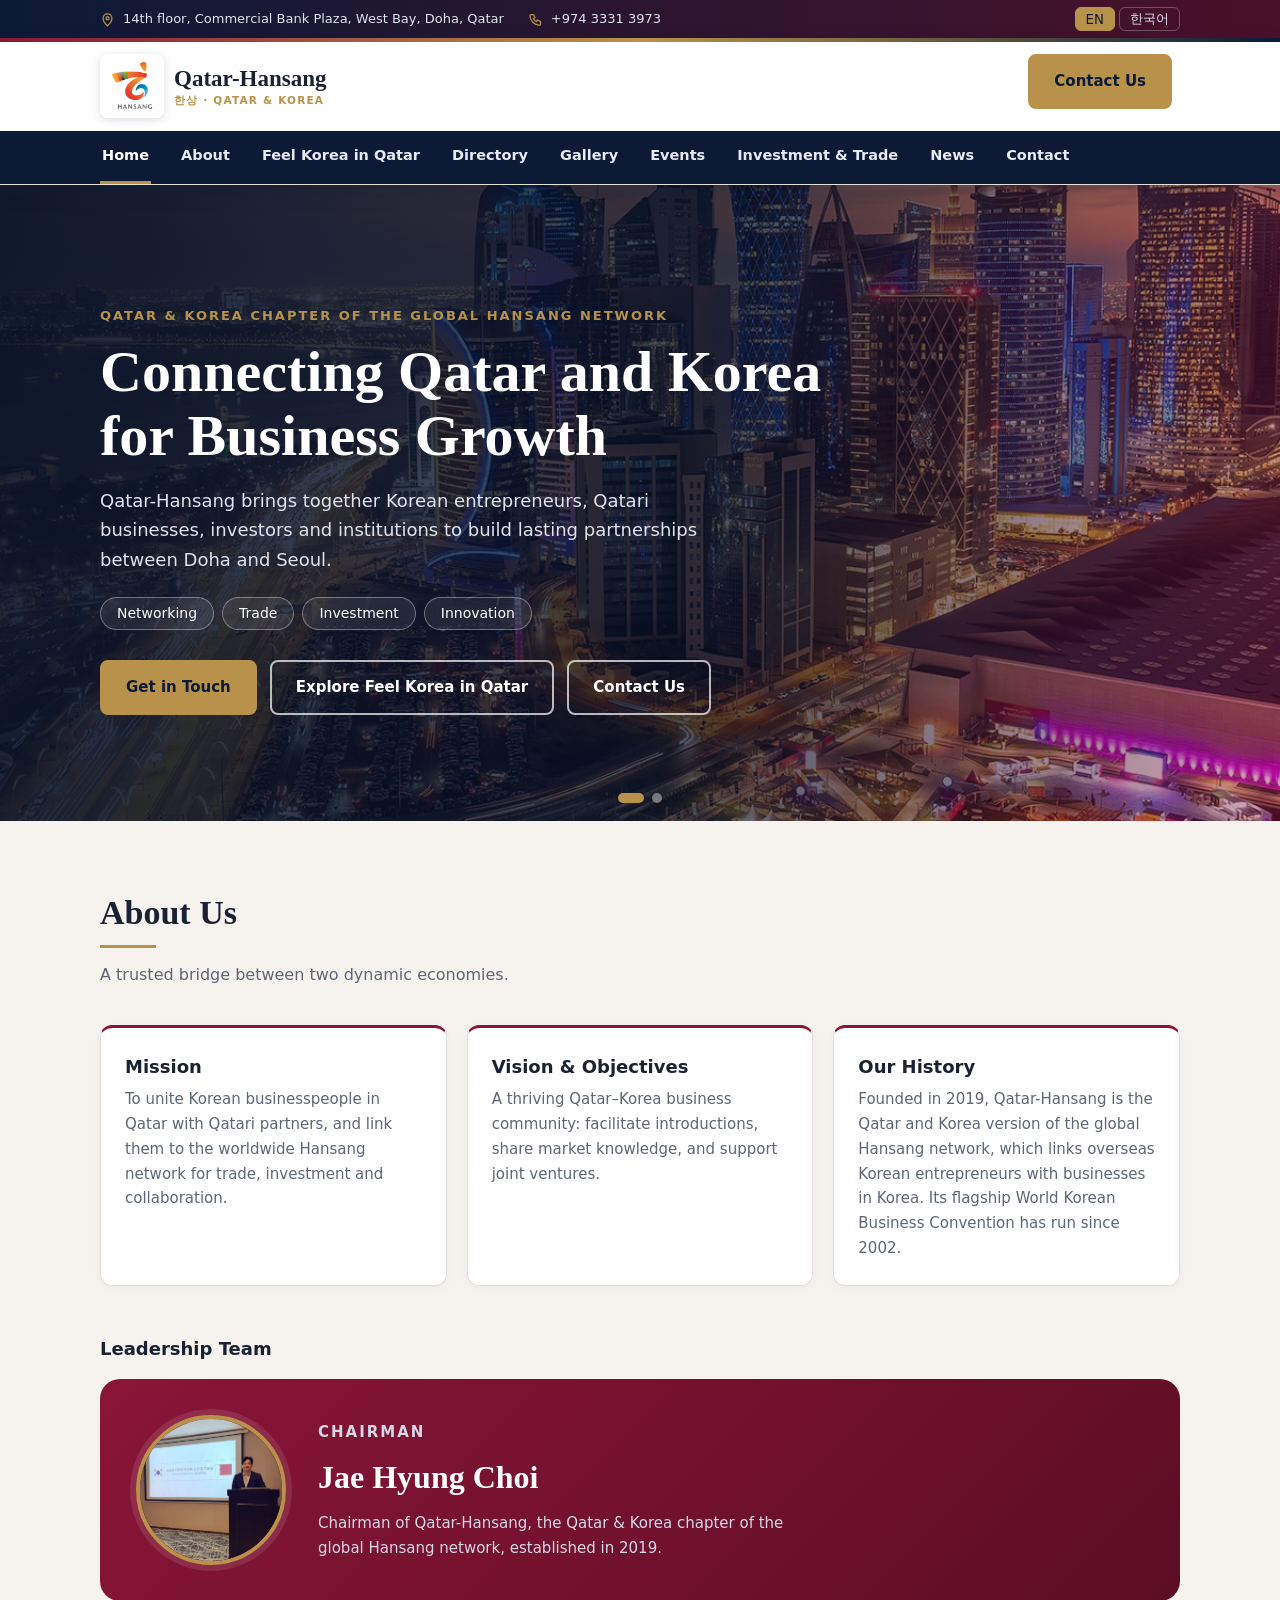
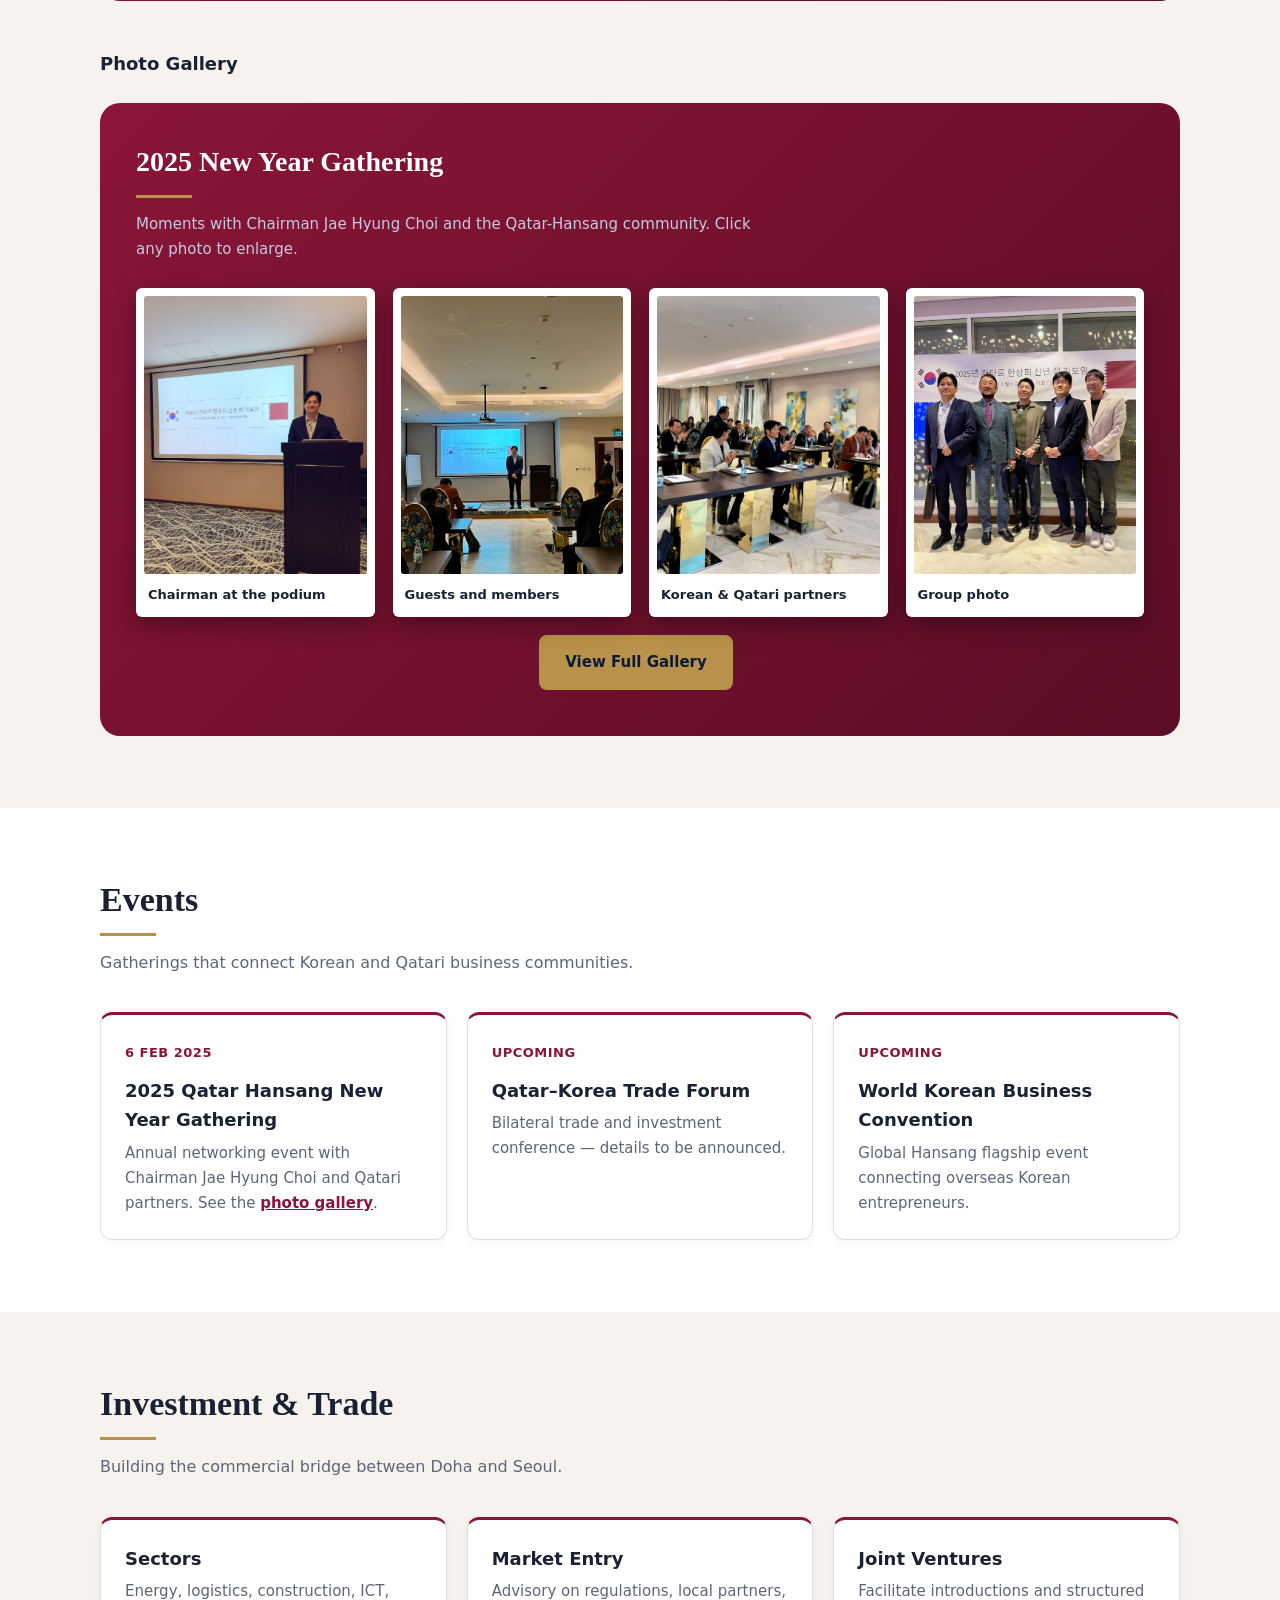
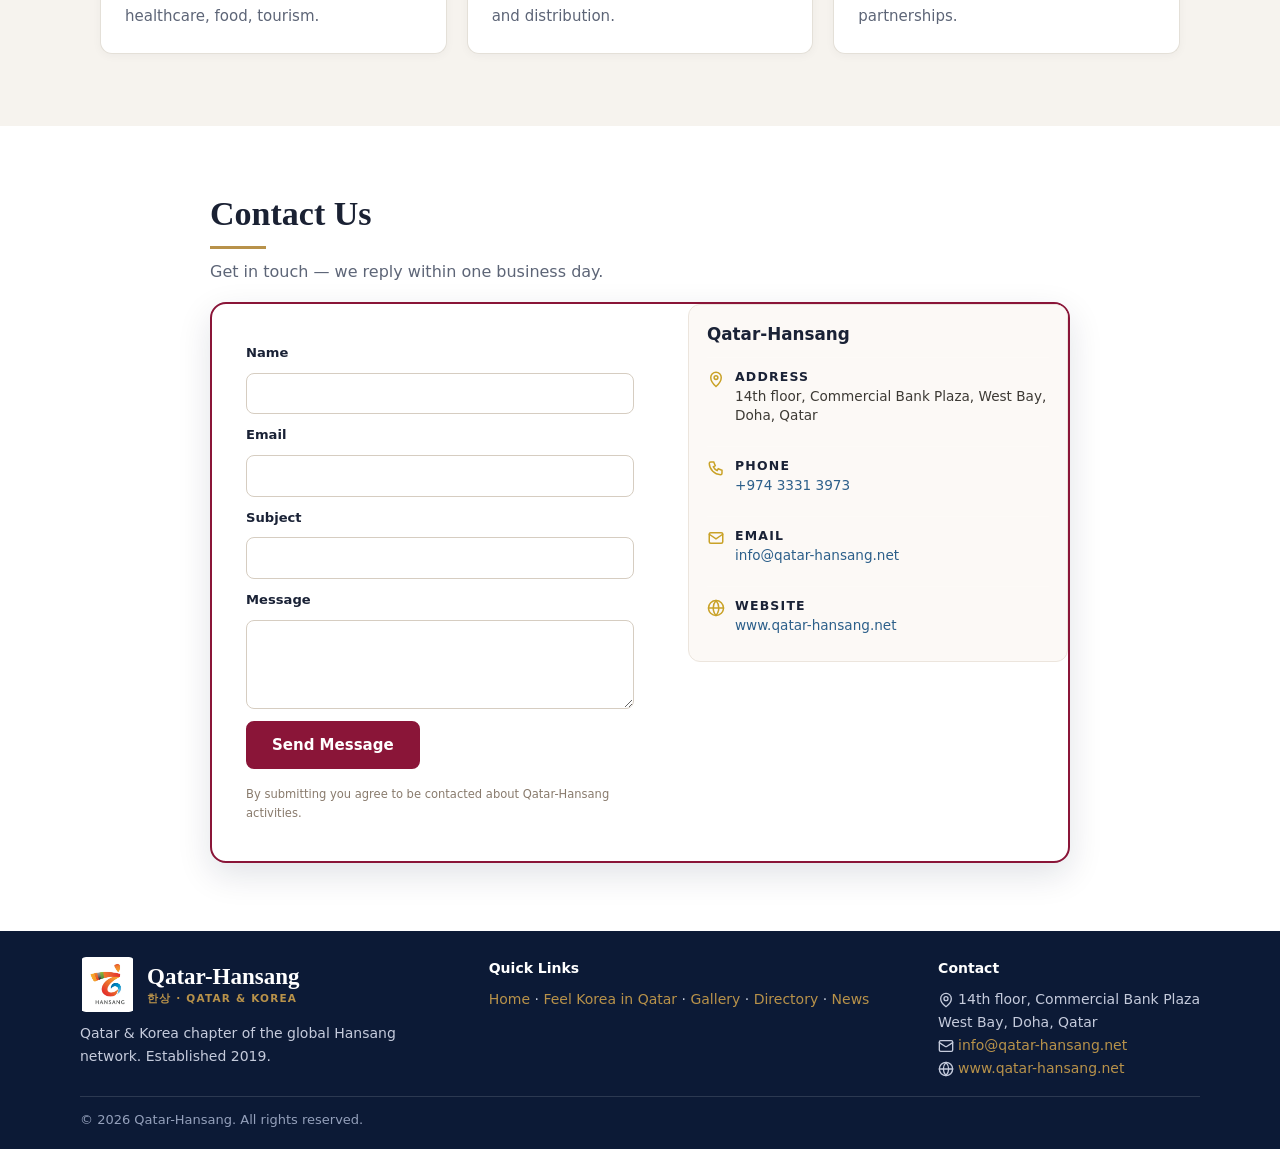
<file: index.html>
<!DOCTYPE html>
<html lang="en" dir="ltr" translate="no">
<head>
<meta charset="utf-8">
<meta name="viewport" content="width=device-width, initial-scale=1, viewport-fit=cover">
<title>Qatar-Hansang | Qatar &amp; Korea Business Network</title>
<meta name="description" content="Qatar-Hansang connects Korean entrepreneurs, Qatari businesses, investors and institutions between Doha and Seoul.">
<link rel="canonical" href="https://qatar-hansang.net/">
<meta property="og:title" content="Qatar-Hansang | Qatar & Korea Business Network">
<meta property="og:url" content="https://qatar-hansang.net/">
<meta property="og:type" content="website">
<meta property="og:image" content="https://qatar-hansang.net/gallery-1.jpg">
<meta name="twitter:card" content="summary_large_image">
<link rel="icon" href="logo.jpg">
<link rel="apple-touch-icon" href="logo.jpg">
<link rel="stylesheet" href="style.css">
<style>
  #contact { padding-top: 24px; padding-bottom: 24px; }
  #contact .wrap { max-width: 900px; }
  #contact h2 { margin-bottom: 4px; }
  #contact .sub { margin-bottom: 16px; }
  .contactbox {
    display: grid;
    grid-template-columns: 1.2fr 1fr;
    gap: 20px;
    align-items: start;
  }
  .cform { display: flex; flex-direction: column; gap: 6px; }
  .cform label { font-size: 0.82rem; font-weight: 600; color: #1a2236; margin-top: 4px; }
  .cform input,
  .cform textarea {
    padding: 8px 10px;
    border: 1px solid #d6cdc1;
    border-radius: 8px;
    font-family: inherit;
    font-size: 0.9rem;
    background: #fff;
    color: #1a2236;
  }
  .cform textarea { resize: vertical; min-height: 60px; }
  .cform .btn { align-self: flex-start; margin-top: 6px; }
  .cform .note { font-size: 0.72rem; margin-top: 4px; color: #897b6d; }

  .cinfo {
    background: #fcf9f6;
    border: 1px solid #ece5dd;
    border-radius: 12px;
    padding: 16px 18px;
  }
  .cinfo h3 { margin: 0 0 10px; font-size: 1.05rem; color: #1a2236; }
  .cinfo .ci {
    display: flex;
    gap: 10px;
    margin-bottom: 10px;
    font-size: 0.85rem;
    color: #3d3a35;
    line-height: 1.45;
  }
  .cinfo .ci:last-child { margin-bottom: 0; }
  .cinfo .ci svg { flex-shrink: 0; margin-top: 2px; color: #c9a227; }
  .cinfo .ci b { display: block; color: #1a2236; font-size: 0.78rem; margin-bottom: 1px; }
  .cinfo .ci a { color: #2c5f8a; text-decoration: none; }
  .cinfo .ci a:hover { text-decoration: underline; }

  @media (max-width: 720px) {
    .contactbox { grid-template-columns: 1fr; }
  }
</style>
</head>
<body>

<!-- ============ SHARED HEADER START ============ -->
<div class="topbar"><div class="tb">
  <div class="tl">
    <span class="ti"><svg width="15" height="15" viewBox="0 0 24 24" fill="none" stroke="currentColor" stroke-width="2" stroke-linecap="round" aria-hidden="true"><path d="M12 22s7-6.2 7-12a7 7 0 1 0-14 0c0 5.8 7 12 7 12z"/><circle cx="12" cy="10" r="2.5"/></svg><span>14th floor, Commercial Bank Plaza, West Bay, Doha, Qatar</span></span>
    <a class="ti" href="tel:+97433077269"><svg width="15" height="15" viewBox="0 0 24 24" fill="none" stroke="currentColor" stroke-width="2" stroke-linecap="round" aria-hidden="true"><path d="M5 4h4l2 5-2.5 1.5a11 11 0 0 0 5 5L15 13l5 2v4a2 2 0 0 1-2 2A16 16 0 0 1 3 6a2 2 0 0 1 2-2z"/></svg><span>+974 3331 3973</span></a>
  </div>
  <div class="lang" role="group" aria-label="Language">
    <button type="button" data-l="en" class="on">EN</button>
    <button type="button" data-l="ko">한국어</button>
  </div>
</div></div>

<header>
  <div class="bar">
    <a class="logo" href="index.html">
      <img class="mark" src="logo.jpg" alt="Hansang logo">
      <span class="lt">Qatar-Hansang<small>한상 · Qatar &amp; Korea</small></span>
    </a>
    <button type="button" class="burger" id="hb" aria-label="Menu" aria-expanded="false">&#9776;</button>
    <a class="btn g hcta" href="index.html#contact">Contact Us</a>
  </div>
  <div class="navrow">
    <nav id="hn">
      <a href="index.html" class="on">Home</a>
      <a href="index.html#about">About</a>
      <a href="feel-korea-in-qatar.html">Feel Korea in Qatar</a>
      <a href="directory.html">Directory</a>
      <a href="gallery.html">Gallery</a>
      <a href="index.html#events">Events</a>
      <a href="index.html#invest">Investment &amp; Trade</a>
      <a href="news.html">News</a>
      <a href="index.html#contact">Contact</a>
    </nav>
  </div>
</header>
<!-- ============ SHARED HEADER END ============ -->

<section class="hero" id="home">
  <div class="slides">
    <div class="slide on" style="background-image:url('hero-1.jpg')"></div>
    <div class="slide" style="background-image:url('hero-2.jpg')"></div>
  </div>
  <div class="shade"></div>
  <div class="dots">
    <button type="button" class="on" aria-label="Doha"></button>
    <button type="button" aria-label="Seoul"></button>
  </div>
  <div class="wrap">
    <p class="eyebrow">Qatar &amp; Korea chapter of the global Hansang network</p>
    <h1>Connecting Qatar and Korea for Business Growth</h1>
    <p class="lead">Qatar-Hansang brings together Korean entrepreneurs, Qatari businesses, investors and institutions to build lasting partnerships between Doha and Seoul.</p>
    <div class="tags"><span>Networking</span><span>Trade</span><span>Investment</span><span>Innovation</span></div>
    <a class="btn g" href="index.html#contact">Get in Touch</a>
    <a class="btn o" href="feel-korea-in-qatar.html">Explore Feel Korea in Qatar</a>
    <a class="btn o" href="index.html#contact">Contact Us</a>
  </div>
</section>

<section id="about"><div class="wrap">
  <h2>About Us</h2>
  <p class="sub">A trusted bridge between two dynamic economies.</p>
  <div class="grid">
    <div class="card"><h3>Mission</h3><p>To unite Korean businesspeople in Qatar with Qatari partners, and link them to the worldwide Hansang network for trade, investment and collaboration.</p></div>
    <div class="card"><h3>Vision &amp; Objectives</h3><p>A thriving Qatar–Korea business community: facilitate introductions, share market knowledge, and support joint ventures.</p></div>
    <div class="card"><h3>Our History</h3><p>Founded in 2019, Qatar-Hansang is the Qatar and Korea version of the global Hansang network, which links overseas Korean entrepreneurs with businesses in Korea. Its flagship World Korean Business Convention has run since 2002.</p></div>
  </div>

  <h3 style="margin:48px 0 16px">Leadership Team</h3>
  <div class="chair">
    <img class="avatar big" src="chairman.jpg" alt="Jae Hyung Choi, Chairman">
    <div>
      <p class="eyebrow" style="margin:0 0 6px">Chairman</p>
      <h3>Jae Hyung Choi</h3>
      <p>Chairman of Qatar-Hansang, the Qatar &amp; Korea chapter of the global Hansang network, established in 2019.</p>
    </div>
  </div>

  <h3 style="margin:48px 0 16px">Photo Gallery</h3>
  <div class="albumwrap">
    <h3>2025 New Year Gathering</h3>
    <p class="alsub">Moments with Chairman Jae Hyung Choi and the Qatar-Hansang community. Click any photo to enlarge.</p>
    <div class="album">
      <figure><img src="gallery-1.jpg" alt="Chairman Jae Hyung Choi at the podium" loading="lazy"><figcaption><b>Chairman at the podium</b></figcaption></figure>
      <figure><img src="gallery-2.jpg" alt="Guests at the 2025 New Year Gathering" loading="lazy"><figcaption><b>Guests and members</b></figcaption></figure>
      <figure><img src="gallery-3.jpg" alt="Korean and Qatari partners at the 2025 New Year Gathering" loading="lazy"><figcaption><b>Korean &amp; Qatari partners</b></figcaption></figure>
      <figure><img src="gallery-4.jpg" alt="Group photo at the 2025 New Year Gathering" loading="lazy"><figcaption><b>Group photo</b></figcaption></figure>
    </div>
    <p style="margin:18px 0 0;text-align:center"><a class="btn g" href="gallery.html">View Full Gallery</a></p>
  </div>
</div></section>

<section id="events"><div class="wrap">
  <h2>Events</h2>
  <p class="sub">Gatherings that connect Korean and Qatari business communities.</p>
  <div class="grid">
    <div class="card"><span class="date">6 Feb 2025</span><h3 style="margin-top:10px">2025 Qatar Hansang New Year Gathering</h3><p>Annual networking event with Chairman Jae Hyung Choi and Qatari partners. See the <a href="gallery.html">photo gallery</a>.</p></div>
    <div class="card"><span class="date">Upcoming</span><h3 style="margin-top:10px">Qatar–Korea Trade Forum</h3><p>Bilateral trade and investment conference — details to be announced.</p></div>
    <div class="card"><span class="date">Upcoming</span><h3 style="margin-top:10px">World Korean Business Convention</h3><p>Global Hansang flagship event connecting overseas Korean entrepreneurs.</p></div>
  </div>
</div></section>

<section id="invest"><div class="wrap">
  <h2>Investment &amp; Trade</h2>
  <p class="sub">Building the commercial bridge between Doha and Seoul.</p>
  <div class="grid">
    <div class="card"><h3>Sectors</h3><p>Energy, logistics, construction, ICT, healthcare, food, tourism.</p></div>
    <div class="card"><h3>Market Entry</h3><p>Advisory on regulations, local partners, and distribution.</p></div>
    <div class="card"><h3>Joint Ventures</h3><p>Facilitate introductions and structured partnerships.</p></div>
  </div>
</div></section>

<section id="contact"><div class="wrap">
  <h2>Contact Us</h2>
  <p class="sub">Get in touch — we reply within one business day.</p>
  <div class="contactbox">
    
<form class="cform" action="https://api.web3forms.com/submit" method="POST">

  <input type="hidden" name="access_key" value="2b73f53a-a3a2-4095-8260-5d57cac4f2ff">
  <input type="hidden" name="from_name" value="Qatar-Hansang Website">
  <input type="checkbox" name="botcheck" style="display:none;">

  <label for="cf-name">Name</label>
  <input id="cf-name" name="name" type="text" autocomplete="name" required>

  <label for="cf-email">Email</label>
  <input id="cf-email" name="email" type="email" autocomplete="email" required>

  <label for="cf-subject">Subject</label>
  <input id="cf-subject" name="subject" type="text">

  <label for="cf-msg">Message</label>
  <textarea id="cf-msg" name="message" rows="3" required></textarea>

  <button class="btn" type="submit">Send Message</button>

  <p class="note">By submitting you agree to be contacted about Qatar-Hansang activities.</p>

</form>

    
<div class="cinfo">
  <h3>Qatar-Hansang</h3>

  <div class="ci">
    <svg width="18" height="18" viewBox="0 0 24 24" fill="none" stroke="currentColor" stroke-width="2" stroke-linecap="round" aria-hidden="true">
      <path d="M12 22s7-6.2 7-12a7 7 0 1 0-14 0c0 5.8 7 12 7 12z"/>
      <circle cx="12" cy="10" r="2.5"/>
    </svg>
    <div><b>Address</b>14th floor, Commercial Bank Plaza, West Bay, Doha, Qatar</div>
  </div>

  <div class="ci">
    <svg width="18" height="18" viewBox="0 0 24 24" fill="none" stroke="currentColor" stroke-width="2" stroke-linecap="round" aria-hidden="true">
      <path d="M5 4h4l2 5-2.5 1.5a11 11 0 0 0 5 5L15 13l5 2v4a2 2 0 0 1-2 2A16 16 0 0 1 3 6a2 2 0 0 1 2-2z"/>
    </svg>
    <div><b>Phone</b><a href="tel:+97433313973">+974 3331 3973</a></div>
  </div>

  <div class="ci">
    <svg width="18" height="18" viewBox="0 0 24 24" fill="none" stroke="currentColor" stroke-width="2" stroke-linecap="round" aria-hidden="true">
      <rect x="3" y="5" width="18" height="14" rx="2"/>
      <path d="m3 7 9 6 9-6"/>
    </svg>
    <div><b>Email</b><a href="mailto:info@qatar-hansang.net">info@qatar-hansang.net</a></div>
  </div>

  <div class="ci">
    <svg width="18" height="18" viewBox="0 0 24 24" fill="none" stroke="currentColor" stroke-width="2" stroke-linecap="round" aria-hidden="true">
      <circle cx="12" cy="12" r="10"/>
      <path d="M2 12h20M12 2a15.3 15.3 0 0 1 0 20M12 2a15.3 15.3 0 0 0 0 20"/>
    </svg>
    <div><b>Website</b><a href="https://www.qatar-hansang.net" target="_blank" rel="noopener">www.qatar-hansang.net</a></div>
  </div>
</div>
</section>

<!-- ============ SHARED FOOTER START ============ -->


<footer>
  <div class="in">
    
<div>
  <div style="display:flex;align-items:center;gap:12px;margin-bottom:10px">
    <img src="logo.jpg"
         alt="Qatar-Hansang Logo"
         style="width:55px;height:55px;object-fit:contain;border-radius:6px;">
    <p class="lt" style="margin:0">
      Qatar-Hansang
      <small style="color:var(--gold)">한상 · Qatar &amp; Korea</small>
    </p>
  </div>
  <p style="margin:8px 0 0;max-width:340px">
    Qatar &amp; Korea chapter of the global Hansang network. Established 2019.
  </p>
</div>

    <div>
      <p style="margin:0 0 8px;color:#fff;font-weight:600">Quick Links</p>
      <p style="margin:0"><a href="index.html">Home</a> · <a href="feel-korea-in-qatar.html">Feel Korea in Qatar</a> · <a href="gallery.html">Gallery</a> · <a href="directory.html">Directory</a> · <a href="news.html">News</a></p>
    </div>
    <div>
      <p style="margin:0 0 8px;color:#fff;font-weight:600">Contact</p>
      <p style="margin:0">
        <span class="contact-item"><svg width="16" height="16" viewBox="0 0 24 24" fill="none" stroke="currentColor" stroke-width="2" stroke-linecap="round" stroke-linejoin="round" style="vertical-align:middle;margin-right:4px"><path d="M20 10c0 6-8 12-8 12s-8-6-8-12a8 8 0 0 1 16 0Z"/><circle cx="12" cy="10" r="3"/></svg>14th floor, Commercial Bank Plaza<br>West Bay, Doha, Qatar</span><br>
        <span class="contact-item"><svg width="16" height="16" viewBox="0 0 24 24" fill="none" stroke="currentColor" stroke-width="2" stroke-linecap="round" stroke-linejoin="round" style="vertical-align:middle;margin-right:4px"><rect x="2" y="4" width="20" height="16" rx="2"/><path d="m22 7-8.97 5.7a1.94 1.94 0 0 1-2.06 0L2 7"/></svg><a href="mailto:info@qatar-hansang.net">info@qatar-hansang.net</a></span><br>
        <span class="contact-item"><svg width="16" height="16" viewBox="0 0 24 24" fill="none" stroke="currentColor" stroke-width="2" stroke-linecap="round" stroke-linejoin="round" style="vertical-align:middle;margin-right:4px"><circle cx="12" cy="12" r="10"/><path d="M2 12h20"/><path d="M12 2a15.3 15.3 0 0 1 4 10 15.3 15.3 0 0 1-4 10 15.3 15.3 0 0 1-4-10 15.3 15.3 0 0 1 4-10z"/></svg><a href="https://www.qatar-hansang.net" target="_blank" rel="noopener">www.qatar-hansang.net</a></span>
      </p>
    </div>
  </div>
  <p class="copy">© <span id="yr"></span> Qatar-Hansang. All rights reserved.</p>
</footer>
<script>document.getElementById('yr').textContent=new Date().getFullYear();</script>

<div id="lb" hidden>
  <button type="button" aria-label="Close">×</button>
  <img alt="">
</div>
<script src="i18n.js"></script>
<script src="i18n-init.js"></script>
<script src="script.js" defer></script>
<!-- ============ SHARED FOOTER END ============ -->
</body>
</html>
</file>
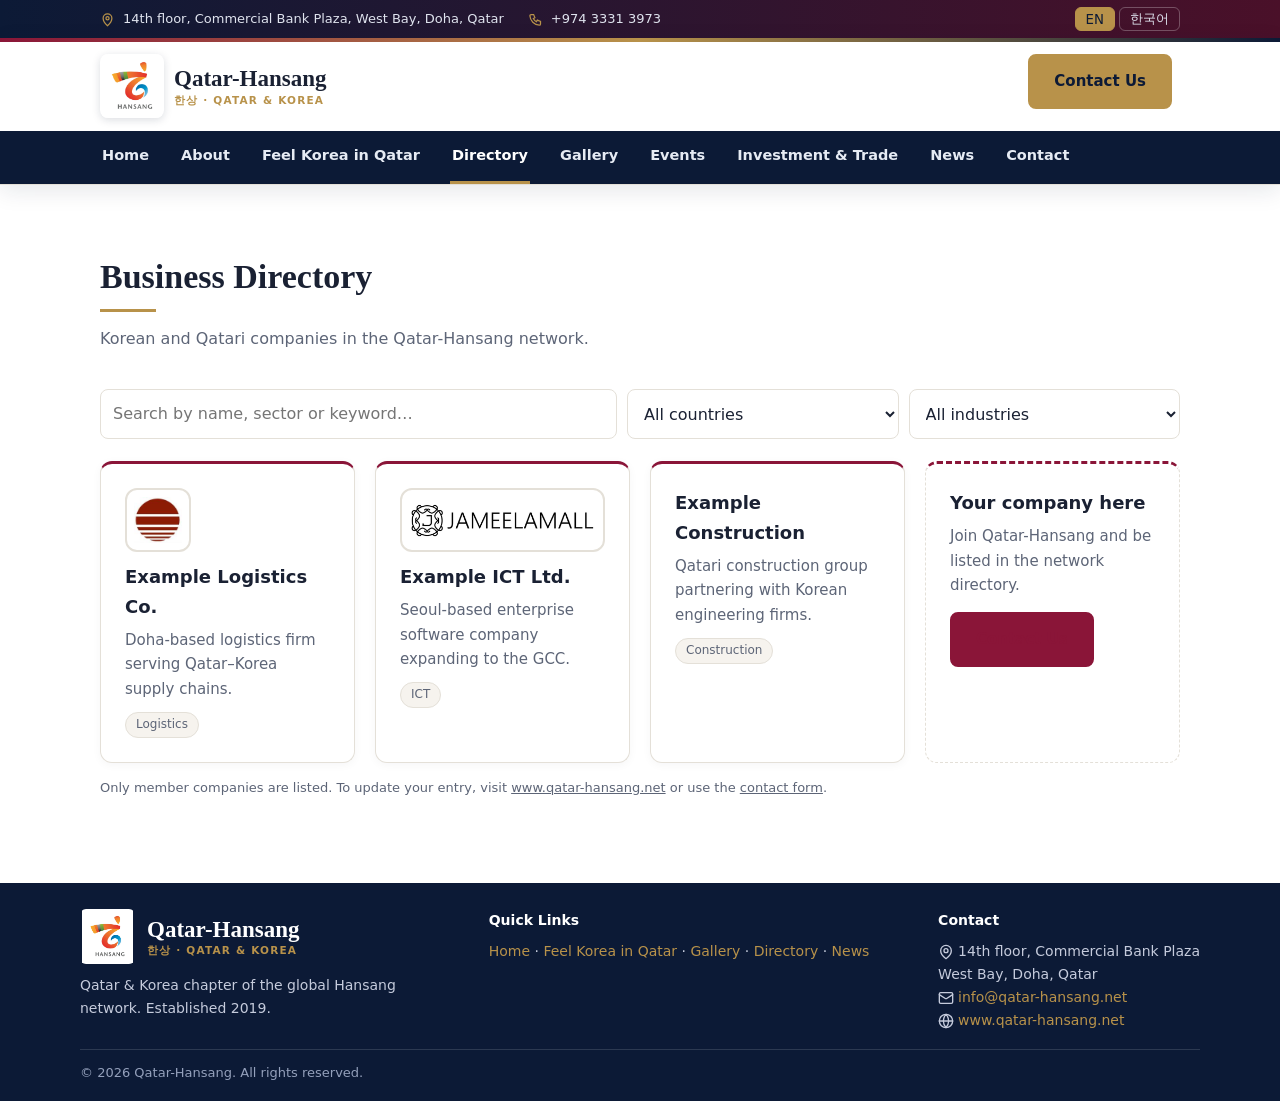
<file: directory.html>
<!DOCTYPE html>
<html lang="en" dir="ltr" translate="no">
<head>
<meta charset="utf-8">
<meta name="viewport" content="width=device-width, initial-scale=1, viewport-fit=cover">
<title>Business Directory | Qatar-Hansang</title>
<meta name="description" content="Business directory of Korean and Qatari companies in the Qatar-Hansang network — searchable by country and industry.">
<link rel="canonical" href="https://qatar-hansang.net/directory.html">
<meta property="og:title" content="Business Directory | Qatar-Hansang">
<meta property="og:url" content="https://qatar-hansang.net/directory.html">
<meta property="og:type" content="website">
<meta name="twitter:card" content="summary_large_image">
<link rel="icon" href="logo.jpg">
<link rel="apple-touch-icon" href="logo.jpg">
<link rel="stylesheet" href="style.css">
</head>
<body>

<!-- ============ SHARED HEADER START ============ -->
<div class="topbar"><div class="tb">
  <div class="tl">
    <span class="ti"><svg width="15" height="15" viewBox="0 0 24 24" fill="none" stroke="currentColor" stroke-width="2" stroke-linecap="round" aria-hidden="true"><path d="M12 22s7-6.2 7-12a7 7 0 1 0-14 0c0 5.8 7 12 7 12z"/><circle cx="12" cy="10" r="2.5"/></svg><span>14th floor, Commercial Bank Plaza, West Bay, Doha, Qatar</span></span>
    <a class="ti" href="tel:+97433077269"><svg width="15" height="15" viewBox="0 0 24 24" fill="none" stroke="currentColor" stroke-width="2" stroke-linecap="round" aria-hidden="true"><path d="M5 4h4l2 5-2.5 1.5a11 11 0 0 0 5 5L15 13l5 2v4a2 2 0 0 1-2 2A16 16 0 0 1 3 6a2 2 0 0 1 2-2z"/></svg><span>+974 3331 3973</span></a>
  </div>
  <div class="lang" role="group" aria-label="Language">
    <button type="button" data-l="en" class="on">EN</button>
    <button type="button" data-l="ko">한국어</button>
  </div>
</div></div>

<header>
  <div class="bar">
    <a class="logo" href="index.html">
      <img class="mark" src="logo.jpg" alt="Hansang logo">
      <span class="lt">Qatar-Hansang<small>한상 · Qatar &amp; Korea</small></span>
    </a>
    <button type="button" class="burger" id="hb" aria-label="Menu" aria-expanded="false">&#9776;</button>
    <a class="btn g hcta" href="index.html#contact">Contact Us</a>
  </div>
  <div class="navrow">
    <nav id="hn">
      <a href="index.html">Home</a>
      <a href="index.html#about">About</a>
      <a href="feel-korea-in-qatar.html">Feel Korea in Qatar</a>
      <a href="directory.html" class="on">Directory</a>
      <a href="gallery.html">Gallery</a>
      <a href="index.html#events">Events</a>
      <a href="index.html#invest">Investment &amp; Trade</a>
      <a href="news.html">News</a>
      <a href="index.html#contact">Contact</a>
    </nav>
  </div>
</header>
<!-- ============ SHARED HEADER END ============ -->

<section id="directory"><div class="wrap">
  <h2>Business Directory</h2>
  <p class="sub">Korean and Qatari companies in the Qatar-Hansang network.</p>

  <div class="controls">
    <input type="search" id="dirSearch" name="q" placeholder="Search by name, sector or keyword…" aria-label="Search directory">
    <select id="dirCountry" name="country" aria-label="Filter by country">
      <option value="">All countries</option>
      <option value="qatar">Qatar</option>
      <option value="korea">Korea</option>
    </select>
    <select id="dirIndustry" name="industry" aria-label="Filter by industry">
      <option value="">All industries</option>
      <option value="construction">Construction</option>
      <option value="energy">Energy</option>
      <option value="logistics">Logistics</option>
      <option value="ict">ICT</option>
      <option value="healthcare">Healthcare</option>
      <option value="food">Food &amp; Hospitality</option>
    </select>
  </div>

  <div class="grid">
    <article class="card member" data-country="qatar" data-industry="logistics">
      <div class="mhead">
        <div class="mlogo img"><img src="company-1.png" alt="Company 1 logo"></div>
        <h3>Example Logistics Co.</h3>
      </div>
      <p>Doha-based logistics firm serving Qatar–Korea supply chains.</p>
      <span class="pill">Logistics</span>
    </article>

    <article class="card member" data-country="korea" data-industry="ict">
      <div class="mhead">
        <div class="mlogo img"><img src="company-2.png" alt="Company 2 logo"></div>
        <h3>Example ICT Ltd.</h3>
      </div>
      <p>Seoul-based enterprise software company expanding to the GCC.</p>
      <span class="pill">ICT</span>
    </article>

    <article class="card member" data-country="qatar" data-industry="construction">
      <div class="mhead">
<h3>Example Construction</h3>
      </div>
      <p>Qatari construction group partnering with Korean engineering firms.</p>
      <span class="pill">Construction</span>
    </article>

    <article class="card invite">
      <h3>Your company here</h3>
      <p>Join Qatar-Hansang and be listed in the network directory.</p>
      <a class="btn" href="index.html#contact" style="margin-top:14px">Contact Us</a>
    </article>
  </div>

  <p class="note">Only member companies are listed. To update your entry, visit <a href="https://www.qatar-hansang.net" target="_blank" rel="noopener">www.qatar-hansang.net</a> or use the <a href="index.html#contact">contact form</a>.</p>
</div></section>

<!-- ============ SHARED FOOTER START ============ -->
<footer>
  <div class="in">
    
<div>
  <div style="display:flex;align-items:center;gap:12px;margin-bottom:10px">
    <img src="logo.jpg"
         alt="Qatar-Hansang Logo"
         style="width:55px;height:55px;object-fit:contain;border-radius:6px;">
    <p class="lt" style="margin:0">
      Qatar-Hansang
      <small style="color:var(--gold)">한상 · Qatar &amp; Korea</small>
    </p>
  </div>
  <p style="margin:8px 0 0;max-width:340px">
    Qatar &amp; Korea chapter of the global Hansang network. Established 2019.
  </p>
</div>

    <div>
      <p style="margin:0 0 8px;color:#fff;font-weight:600">Quick Links</p>
      <p style="margin:0"><a href="index.html">Home</a> · <a href="feel-korea-in-qatar.html">Feel Korea in Qatar</a> · <a href="gallery.html">Gallery</a> · <a href="directory.html">Directory</a> · <a href="news.html">News</a></p>
    </div>
    <div>
      <p style="margin:0 0 8px;color:#fff;font-weight:600">Contact</p>
      <p style="margin:0">
        <span class="contact-item"><svg width="16" height="16" viewBox="0 0 24 24" fill="none" stroke="currentColor" stroke-width="2" stroke-linecap="round" stroke-linejoin="round" style="vertical-align:middle;margin-right:4px"><path d="M20 10c0 6-8 12-8 12s-8-6-8-12a8 8 0 0 1 16 0Z"/><circle cx="12" cy="10" r="3"/></svg>14th floor, Commercial Bank Plaza<br>West Bay, Doha, Qatar</span><br>
        <span class="contact-item"><svg width="16" height="16" viewBox="0 0 24 24" fill="none" stroke="currentColor" stroke-width="2" stroke-linecap="round" stroke-linejoin="round" style="vertical-align:middle;margin-right:4px"><rect x="2" y="4" width="20" height="16" rx="2"/><path d="m22 7-8.97 5.7a1.94 1.94 0 0 1-2.06 0L2 7"/></svg><a href="mailto:info@qatar-hansang.net">info@qatar-hansang.net</a></span><br>
        <span class="contact-item"><svg width="16" height="16" viewBox="0 0 24 24" fill="none" stroke="currentColor" stroke-width="2" stroke-linecap="round" stroke-linejoin="round" style="vertical-align:middle;margin-right:4px"><circle cx="12" cy="12" r="10"/><path d="M2 12h20"/><path d="M12 2a15.3 15.3 0 0 1 4 10 15.3 15.3 0 0 1-4 10 15.3 15.3 0 0 1-4-10 15.3 15.3 0 0 1 4-10z"/></svg><a href="https://www.qatar-hansang.net" target="_blank" rel="noopener">www.qatar-hansang.net</a></span>
      </p>
    </div>
  </div>
  <p class="copy">© <span id="yr"></span> Qatar-Hansang. All rights reserved.</p>
</footer>
<script>document.getElementById('yr').textContent=new Date().getFullYear();</script>

<div id="lb" hidden>
  <button type="button" aria-label="Close">×</button>
  <img alt="">
</div>
<script src="i18n.js"></script>
<script src="i18n-init.js"></script>
<script src="script.js" defer></script>
<!-- ============ SHARED FOOTER END ============ -->
</body>
</html>
</file>
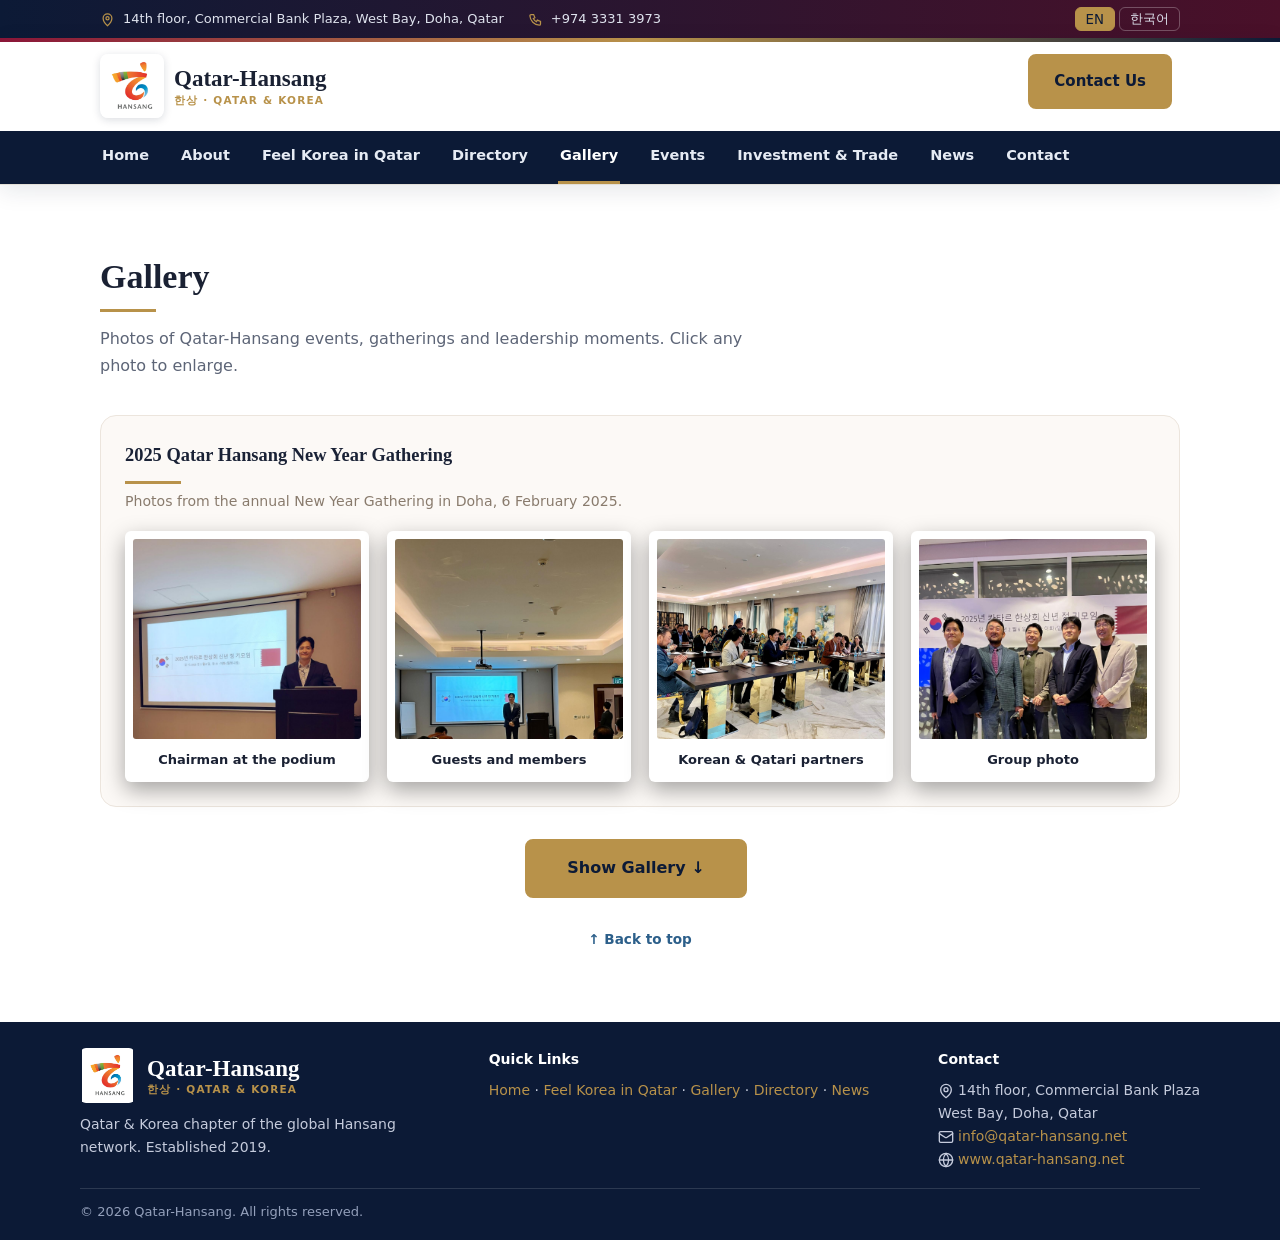
<file: gallery.html>
<!DOCTYPE html>
<html lang="en" dir="ltr" translate="no">
<head>
<meta charset="utf-8">
<meta name="viewport" content="width=device-width, initial-scale=1, viewport-fit=cover">
<title>Gallery | Qatar-Hansang</title>
<meta name="description" content="Photo gallery of Qatar-Hansang events and gatherings — including the 2025 Qatar Hansang New Year Gathering.">
<link rel="canonical" href="https://qatar-hansang.net/gallery.html">
<meta property="og:title" content="Gallery | Qatar-Hansang">
<meta property="og:url" content="https://qatar-hansang.net/gallery.html">
<meta property="og:type" content="website">
<meta property="og:image" content="https://qatar-hansang.net/gallery-1.jpg">
<meta name="twitter:card" content="summary_large_image">
<link rel="icon" href="logo.jpg">
<link rel="apple-touch-icon" href="logo.jpg">
<link rel="stylesheet" href="style.css">
<style>
  .albumwrap {
    background: #fcf9f6;
    border: 1px solid #ece5dd;
    border-radius: 16px;
    padding: 24px;
    margin-bottom: 24px;
  }
  .albumwrap h3 { margin: 0 0 6px; font-size: 1.15rem; color: #1a2236; }
  .albumwrap .alsub { margin: 0 0 18px; font-size: 0.88rem; color: #897b6d; }
  .album {
    display: grid;
    grid-template-columns: repeat(auto-fill, minmax(220px, 1fr));
    gap: 16px;
  }
  .album figure {
    margin: 0;
    background: #fff;
    border-radius: 12px;
    overflow: hidden;
    border: 1px solid #e6ded6;
    transition: transform 0.18s ease, box-shadow 0.18s ease;
  }
  .album figure:hover {
    transform: translateY(-3px);
    box-shadow: 0 8px 20px rgba(0,0,0,0.08);
  }
  .album img {
    width: 100%;
    height: 200px;
    object-fit: cover;
    display: block;
    cursor: zoom-in;
  }
  .album figcaption {
    padding: 12px 14px;
    font-size: 0.85rem;
    color: #5a4f44;
    text-align: center;
  }
  .show-gallery-wrap { text-align: center; margin: 32px 0 10px; }
  .back-top {
    display: block;
    text-align: center;
    margin-top: 20px;
    font-size: 0.85rem;
    color: #2c5f8a;
    text-decoration: none;
    font-weight: 600;
  }
  .back-top:hover { text-decoration: underline; }
</style>
</head>
<body>

<!-- ============ SHARED HEADER START ============ -->
<div class="topbar"><div class="tb">
  <div class="tl">
    <span class="ti"><svg width="15" height="15" viewBox="0 0 24 24" fill="none" stroke="currentColor" stroke-width="2" stroke-linecap="round" aria-hidden="true"><path d="M12 22s7-6.2 7-12a7 7 0 1 0-14 0c0 5.8 7 12 7 12z"/><circle cx="12" cy="10" r="2.5"/></svg><span>14th floor, Commercial Bank Plaza, West Bay, Doha, Qatar</span></span>
    <a class="ti" href="tel:+97433077269"><svg width="15" height="15" viewBox="0 0 24 24" fill="none" stroke="currentColor" stroke-width="2" stroke-linecap="round" aria-hidden="true"><path d="M5 4h4l2 5-2.5 1.5a11 11 0 0 0 5 5L15 13l5 2v4a2 2 0 0 1-2 2A16 16 0 0 1 3 6a2 2 0 0 1 2-2z"/></svg><span>+974 3331 3973</span></a>
  </div>
  <div class="lang" role="group" aria-label="Language">
    <button type="button" data-l="en" class="on">EN</button>
    <button type="button" data-l="ko">한국어</button>
  </div>
</div></div>

<header>
  <div class="bar">
    <a class="logo" href="index.html">
      <img class="mark" src="logo.jpg" alt="Hansang logo">
      <span class="lt">Qatar-Hansang<small>한상 · Qatar &amp; Korea</small></span>
    </a>
    <button type="button" class="burger" id="hb" aria-label="Menu" aria-expanded="false">&#9776;</button>
    <a class="btn g hcta" href="index.html#contact">Contact Us</a>
  </div>
  <div class="navrow">
    <nav id="hn">
      <a href="index.html">Home</a>
      <a href="index.html#about">About</a>
      <a href="feel-korea-in-qatar.html">Feel Korea in Qatar</a>
      <a href="directory.html">Directory</a>
      <a href="gallery.html" class="on">Gallery</a>
      <a href="index.html#events">Events</a>
      <a href="index.html#invest">Investment &amp; Trade</a>
      <a href="news.html">News</a>
      <a href="index.html#contact">Contact</a>
    </nav>
  </div>
</header>
<!-- ============ SHARED HEADER END ============ -->

<section><div class="wrap">
  <h2>Gallery</h2>
  <p class="sub">Photos of Qatar-Hansang events, gatherings and leadership moments. Click any photo to enlarge.</p>

  <div class="albumwrap">
    <h3>2025 Qatar Hansang New Year Gathering</h3>
    <p class="alsub">Photos from the annual New Year Gathering in Doha, 6 February 2025.</p>
    <div class="album">
      <figure>
        <img src="gallery-1.jpg" alt="Chairman Jae Hyung Choi at the podium, 2025 New Year Gathering" loading="lazy">
        <figcaption><b>Chairman at the podium</b></figcaption>
      </figure>
      <figure>
        <img src="gallery-2.jpg" alt="Guests at the 2025 Qatar Hansang New Year Gathering" loading="lazy">
        <figcaption><b>Guests and members</b></figcaption>
      </figure>
      <figure>
        <img src="gallery-3.jpg" alt="Korean and Qatari partners at the 2025 New Year Gathering" loading="lazy">
        <figcaption><b>Korean &amp; Qatari partners</b></figcaption>
      </figure>
      <figure>
        <img src="gallery-4.jpg" alt="Group photo at the 2025 Qatar Hansang New Year Gathering" loading="lazy">
        <figcaption><b>Group photo</b></figcaption>
      </figure>
    </div>
  </div>

  <div class="show-gallery-wrap">
    <a href="gallery.html" class="btn g" style="padding:14px 40px; font-size:16px;">Show Gallery ↓</a>
  </div>

  <a class="back-top" href="#top">↑ Back to top</a>
</div></section>

<!-- ============ SHARED FOOTER START ============ -->
<footer>
  <div class="in">
    
<div>
  <div style="display:flex;align-items:center;gap:12px;margin-bottom:10px">
    <img src="logo.jpg"
         alt="Qatar-Hansang Logo"
         style="width:55px;height:55px;object-fit:contain;border-radius:6px;">
    <p class="lt" style="margin:0">
      Qatar-Hansang
      <small style="color:var(--gold)">한상 · Qatar &amp; Korea</small>
    </p>
  </div>
  <p style="margin:8px 0 0;max-width:340px">
    Qatar &amp; Korea chapter of the global Hansang network. Established 2019.
  </p>
</div>

    <div>
      <p style="margin:0 0 8px;color:#fff;font-weight:600">Quick Links</p>
      <p style="margin:0"><a href="index.html">Home</a> · <a href="feel-korea-in-qatar.html">Feel Korea in Qatar</a> · <a href="gallery.html">Gallery</a> · <a href="directory.html">Directory</a> · <a href="news.html">News</a></p>
    </div>
    <div>
      <p style="margin:0 0 8px;color:#fff;font-weight:600">Contact</p>
      <p style="margin:0">
        <span class="contact-item"><svg width="16" height="16" viewBox="0 0 24 24" fill="none" stroke="currentColor" stroke-width="2" stroke-linecap="round" stroke-linejoin="round" style="vertical-align:middle;margin-right:4px"><path d="M20 10c0 6-8 12-8 12s-8-6-8-12a8 8 0 0 1 16 0Z"/><circle cx="12" cy="10" r="3"/></svg>14th floor, Commercial Bank Plaza<br>West Bay, Doha, Qatar</span><br>
        <span class="contact-item"><svg width="16" height="16" viewBox="0 0 24 24" fill="none" stroke="currentColor" stroke-width="2" stroke-linecap="round" stroke-linejoin="round" style="vertical-align:middle;margin-right:4px"><rect x="2" y="4" width="20" height="16" rx="2"/><path d="m22 7-8.97 5.7a1.94 1.94 0 0 1-2.06 0L2 7"/></svg><a href="mailto:info@qatar-hansang.net">info@qatar-hansang.net</a></span><br>
        <span class="contact-item"><svg width="16" height="16" viewBox="0 0 24 24" fill="none" stroke="currentColor" stroke-width="2" stroke-linecap="round" stroke-linejoin="round" style="vertical-align:middle;margin-right:4px"><circle cx="12" cy="12" r="10"/><path d="M2 12h20"/><path d="M12 2a15.3 15.3 0 0 1 4 10 15.3 15.3 0 0 1-4 10 15.3 15.3 0 0 1-4-10 15.3 15.3 0 0 1 4-10z"/></svg><a href="https://www.qatar-hansang.net" target="_blank" rel="noopener">www.qatar-hansang.net</a></span>
      </p>
    </div>
  </div>
  <p class="copy">© <span id="yr"></span> Qatar-Hansang. All rights reserved.</p>
</footer>
<script>document.getElementById('yr').textContent=new Date().getFullYear();</script>

<div id="lb" hidden>
  <button type="button" aria-label="Close">×</button>
  <img alt="">
</div>
<script src="i18n.js"></script>
<script src="i18n-init.js"></script>
<script src="script.js" defer></script>
<!-- ============ SHARED FOOTER END ============ -->
</body>
</html>
</file>
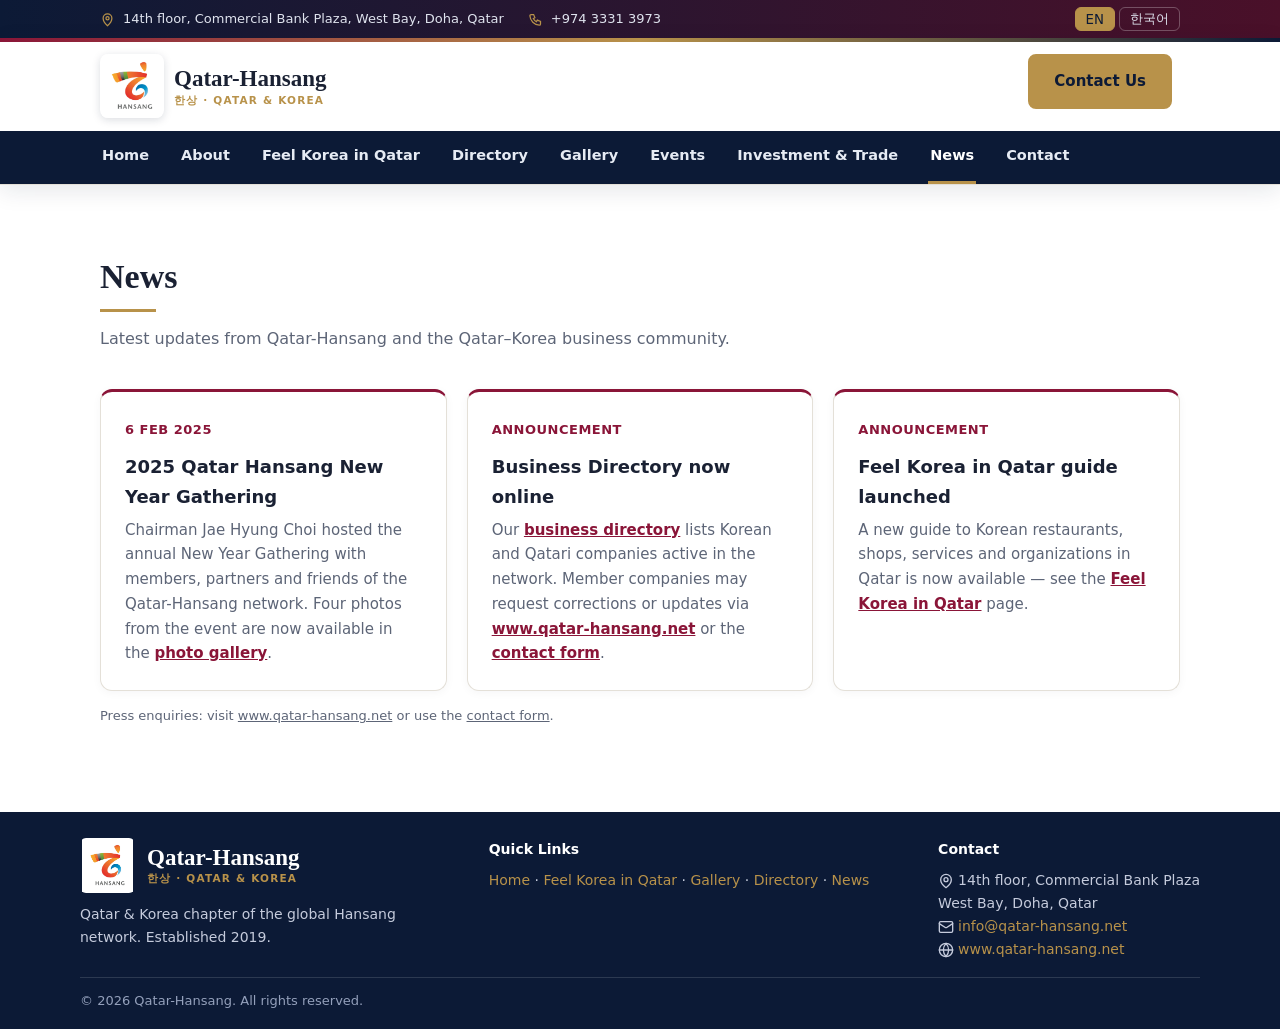
<file: news.html>
<!DOCTYPE html>
<html lang="en" dir="ltr" translate="no">
<head>
<meta charset="utf-8">
<meta name="viewport" content="width=device-width, initial-scale=1, viewport-fit=cover">
<title>News | Qatar-Hansang</title>
<meta name="description" content="Latest news and announcements from Qatar-Hansang and the Qatar–Korea business community.">
<link rel="canonical" href="https://qatar-hansang.net/news.html">
<meta property="og:title" content="News | Qatar-Hansang">
<meta property="og:url" content="https://qatar-hansang.net/news.html">
<meta property="og:type" content="website">
<meta name="twitter:card" content="summary_large_image">
<link rel="icon" href="logo.jpg">
<link rel="apple-touch-icon" href="logo.jpg">
<link rel="stylesheet" href="style.css">
</head>
<body>

<!-- ============ SHARED HEADER START ============ -->
<div class="topbar"><div class="tb">
  <div class="tl">
    <span class="ti"><svg width="15" height="15" viewBox="0 0 24 24" fill="none" stroke="currentColor" stroke-width="2" stroke-linecap="round" aria-hidden="true"><path d="M12 22s7-6.2 7-12a7 7 0 1 0-14 0c0 5.8 7 12 7 12z"/><circle cx="12" cy="10" r="2.5"/></svg><span>14th floor, Commercial Bank Plaza, West Bay, Doha, Qatar</span></span>
    <a class="ti" href="tel:+97433077269"><svg width="15" height="15" viewBox="0 0 24 24" fill="none" stroke="currentColor" stroke-width="2" stroke-linecap="round" aria-hidden="true"><path d="M5 4h4l2 5-2.5 1.5a11 11 0 0 0 5 5L15 13l5 2v4a2 2 0 0 1-2 2A16 16 0 0 1 3 6a2 2 0 0 1 2-2z"/></svg><span>+974 3331 3973</span></a>
  </div>
  <div class="lang" role="group" aria-label="Language">
    <button type="button" data-l="en" class="on">EN</button>
    <button type="button" data-l="ko">한국어</button>
  </div>
</div></div>

<header>
  <div class="bar">
    <a class="logo" href="index.html">
      <img class="mark" src="logo.jpg" alt="Hansang logo">
      <span class="lt">Qatar-Hansang<small>한상 · Qatar &amp; Korea</small></span>
    </a>
    <button type="button" class="burger" id="hb" aria-label="Menu" aria-expanded="false">&#9776;</button>
    <a class="btn g hcta" href="index.html#contact">Contact Us</a>
  </div>
  <div class="navrow">
    <nav id="hn">
      <a href="index.html">Home</a>
      <a href="index.html#about">About</a>
      <a href="feel-korea-in-qatar.html">Feel Korea in Qatar</a>
      <a href="directory.html">Directory</a>
      <a href="gallery.html">Gallery</a>
      <a href="index.html#events">Events</a>
      <a href="index.html#invest">Investment &amp; Trade</a>
      <a href="news.html" class="on">News</a>
      <a href="index.html#contact">Contact</a>
    </nav>
  </div>
</header>
<!-- ============ SHARED HEADER END ============ -->

<section id="news"><div class="wrap">
  <h2>News</h2>
  <p class="sub">Latest updates from Qatar-Hansang and the Qatar–Korea business community.</p>

  <div class="grid">
    <article class="card">
      <span class="date">6 Feb 2025</span>
      <h3 style="margin-top:10px">2025 Qatar Hansang New Year Gathering</h3>
      <p>Chairman Jae Hyung Choi hosted the annual New Year Gathering with members, partners and friends of the Qatar-Hansang network. Four photos from the event are now available in the <a href="gallery.html">photo gallery</a>.</p>
    </article>

    <article class="card">
      <span class="date">Announcement</span>
      <h3 style="margin-top:10px">Business Directory now online</h3>
      <p>Our <a href="directory.html">business directory</a> lists Korean and Qatari companies active in the network. Member companies may request corrections or updates via <a href="https://www.qatar-hansang.net" target="_blank" rel="noopener">www.qatar-hansang.net</a> or the <a href="index.html#contact">contact form</a>.</p>
    </article>

    <article class="card">
      <span class="date">Announcement</span>
      <h3 style="margin-top:10px">Feel Korea in Qatar guide launched</h3>
      <p>A new guide to Korean restaurants, shops, services and organizations in Qatar is now available — see the <a href="feel-korea-in-qatar.html">Feel Korea in Qatar</a> page.</p>
    </article>
  </div>

  <p class="note">Press enquiries: visit <a href="https://www.qatar-hansang.net" target="_blank" rel="noopener">www.qatar-hansang.net</a> or use the <a href="index.html#contact">contact form</a>.</p>
</div></section>

<!-- ============ SHARED FOOTER START ============ -->
<footer>
  <div class="in">
    
<div>
  <div style="display:flex;align-items:center;gap:12px;margin-bottom:10px">
    <img src="logo.jpg"
         alt="Qatar-Hansang Logo"
         style="width:55px;height:55px;object-fit:contain;border-radius:6px;">
    <p class="lt" style="margin:0">
      Qatar-Hansang
      <small style="color:var(--gold)">한상 · Qatar &amp; Korea</small>
    </p>
  </div>
  <p style="margin:8px 0 0;max-width:340px">
    Qatar &amp; Korea chapter of the global Hansang network. Established 2019.
  </p>
</div>

    <div>
      <p style="margin:0 0 8px;color:#fff;font-weight:600">Quick Links</p>
      <p style="margin:0"><a href="index.html">Home</a> · <a href="feel-korea-in-qatar.html">Feel Korea in Qatar</a> · <a href="gallery.html">Gallery</a> · <a href="directory.html">Directory</a> · <a href="news.html">News</a></p>
    </div>
    <div>
      <p style="margin:0 0 8px;color:#fff;font-weight:600">Contact</p>
      <p style="margin:0">
        <span class="contact-item"><svg width="16" height="16" viewBox="0 0 24 24" fill="none" stroke="currentColor" stroke-width="2" stroke-linecap="round" stroke-linejoin="round" style="vertical-align:middle;margin-right:4px"><path d="M20 10c0 6-8 12-8 12s-8-6-8-12a8 8 0 0 1 16 0Z"/><circle cx="12" cy="10" r="3"/></svg>14th floor, Commercial Bank Plaza<br>West Bay, Doha, Qatar</span><br>
        <span class="contact-item"><svg width="16" height="16" viewBox="0 0 24 24" fill="none" stroke="currentColor" stroke-width="2" stroke-linecap="round" stroke-linejoin="round" style="vertical-align:middle;margin-right:4px"><rect x="2" y="4" width="20" height="16" rx="2"/><path d="m22 7-8.97 5.7a1.94 1.94 0 0 1-2.06 0L2 7"/></svg><a href="mailto:info@qatar-hansang.net">info@qatar-hansang.net</a></span><br>
        <span class="contact-item"><svg width="16" height="16" viewBox="0 0 24 24" fill="none" stroke="currentColor" stroke-width="2" stroke-linecap="round" stroke-linejoin="round" style="vertical-align:middle;margin-right:4px"><circle cx="12" cy="12" r="10"/><path d="M2 12h20"/><path d="M12 2a15.3 15.3 0 0 1 4 10 15.3 15.3 0 0 1-4 10 15.3 15.3 0 0 1-4-10 15.3 15.3 0 0 1 4-10z"/></svg><a href="https://www.qatar-hansang.net" target="_blank" rel="noopener">www.qatar-hansang.net</a></span>
      </p>
    </div>
  </div>
  <p class="copy">© <span id="yr"></span> Qatar-Hansang. All rights reserved.</p>
</footer>
<script>document.getElementById('yr').textContent=new Date().getFullYear();</script>

<div id="lb" hidden>
  <button type="button" aria-label="Close">×</button>
  <img alt="">
</div>
<script src="i18n.js"></script>
<script src="i18n-init.js"></script>
<script src="script.js" defer></script>
<!-- ============ SHARED FOOTER END ============ -->
</body>
</html>
</file>
<file: style.css>
/* =====================================================================
   Qatar-Hansang — Global stylesheet
   ===================================================================== */

/* ---------- Design tokens ---------- */
:root {
  --bg: #fff;
  --alt: #f6f3ee;
  --text: #1a2133;
  --muted: #5d6577;
  --brand: #8a1538;
  --navy: #0c1a36;
  --gold: #b8924a;
  --line: #e4e0d8;
  --card: #fff;
}
@media (prefers-color-scheme: dark) {
  :root:not([data-theme="light"]) {
    --bg: #0e1320;
    --alt: #131a2b;
    --text: #e8ebf3;
    --muted: #a3abbf;
    --brand: #c4405f;
    --navy: #08132a;
    --gold: #d4b06a;
    --line: #263049;
    --card: #18203a;
  }
}
:root[data-theme="dark"] {
  --bg: #0e1320;
  --alt: #131a2b;
  --text: #e8ebf3;
  --muted: #a3abbf;
  --brand: #c4405f;
  --navy: #08132a;
  --gold: #d4b06a;
  --line: #263049;
  --card: #18203a;
}

/* ---------- Base reset ---------- */
*,
*::before,
*::after { box-sizing: border-box; }

html {
  scroll-behavior: smooth;
  scroll-padding-top: 76px;
}

body {
  margin: 0;
  background: var(--bg);
  color: var(--text);
  font: 16px/1.65 system-ui, -apple-system, "Segoe UI", "Noto Sans KR",
        "Malgun Gothic", "Noto Sans Arabic", Tahoma, Roboto, sans-serif;
  padding-top: env(safe-area-inset-top, 0px);
  padding-bottom: env(safe-area-inset-bottom, 0px);
}

a { color: inherit; }

h1, h2 {
  font-family: Georgia, "Times New Roman", serif;
  font-weight: 700;
}

/* ---------- Top bar ---------- */
.topbar {
  background: linear-gradient(90deg, var(--navy), #4a1029);
  color: #dfe3ee;
  font-size: 13px;
}
.tb {
  max-width: 1120px;
  margin: auto;
  padding: 7px 20px;
  display: flex;
  justify-content: space-between;
  align-items: center;
  gap: 14px;
  flex-wrap: wrap;
}
.tl { display: flex; gap: 24px; flex-wrap: wrap; }
.ti {
  display: inline-flex;
  gap: 8px;
  align-items: center;
  color: #dfe3ee;
  text-decoration: none;
}
.ti svg { color: var(--gold); flex-shrink: 0; }
a.ti:hover { color: #fff; }

/* ---------- Header / nav ---------- */
header {
  position: sticky;
  top: env(safe-area-inset-top, 0px);
  z-index: 20;
  background: var(--bg);
  border-bottom: 1px solid var(--line);
  box-shadow: 0 6px 22px rgba(12, 26, 54, 0.1);
}
header::before {
  content: "";
  display: block;
  height: 4px;
  background: linear-gradient(90deg, var(--brand), var(--gold), var(--navy));
}

.bar {
  max-width: 1120px;
  margin: auto;
  padding: 12px 20px;
  display: flex;
  align-items: center;
  justify-content: space-between;
  gap: 26px;
}
.logo {
  display: flex;
  align-items: center;
  gap: 10px;
  text-decoration: none;
  flex-shrink: 0;
}
.bar .mark {
  height: 64px;
  width: 64px;
  object-fit: contain;
  border-radius: 8px;
  box-shadow: 0 2px 8px rgba(12, 26, 54, 0.15);
  image-rendering: auto;
}

.lt {
  font-family: Georgia, serif;
  font-weight: 700;
  font-size: 23px;
  line-height: 1.1;
  color: var(--text);
}
.lt small {
  display: block;
  font-family: system-ui, sans-serif;
  font-size: 10.5px;
  font-weight: 600;
  letter-spacing: 1.2px;
  text-transform: uppercase;
  color: var(--gold);
  margin-top: 3px;
}

.burger {
  display: none;
  margin-left: auto;
  background: none;
  border: 1px solid var(--line);
  border-radius: 8px;
  padding: 6px 11px;
  color: var(--text);
  font-size: 22px;
  cursor: pointer;
  line-height: 1;
}

.hcta {
  margin: 0;
  padding: 10px 20px;
  font-size: 14px;
  white-space: nowrap;
  flex-shrink: 0;
}

/* Nav row (below the logo bar) */
.navrow { background: var(--navy); }
.navrow nav {
  max-width: 1120px;
  margin: auto;
  padding: 0 20px;
  display: flex;
  justify-content: flex-start;
  gap: 28px;
  flex: none;
  position: static;
}
.navrow nav a {
  color: #e6ebf4;
  padding: 13px 2px;
  border-bottom: 3px solid transparent;
  text-decoration: none;
  font-size: 14.5px;
  font-weight: 600;
  white-space: nowrap;
}
.navrow nav a:hover,
.navrow nav a.on { color: #fff; border-color: var(--gold); }

/* Language switcher */
.lang { display: flex; gap: 4px; flex-shrink: 0; }
.lang button {
  border: 1px solid #ffffff44;
  background: transparent;
  color: #dfe3ee;
  border-radius: 6px;
  padding: 2px 10px;
  font: 600 12px inherit;
  font-family: inherit;
  cursor: pointer;
}
.lang button.on {
  background: var(--gold);
  border-color: var(--gold);
  color: #0c1a36;
}

/* ---------- Hero ---------- */
.hero {
  position: relative;
  overflow: hidden;
  color: #fff;
  background: #0c1a36;
}
.slides,
.slide,
.shade { position: absolute; inset: 0; }
.slide {
  background-size: cover;
  background-position: center;
  opacity: 0;
  transition: opacity 1.2s ease;
}
.slide.on { opacity: 1; }
.shade {
  background: linear-gradient(
    100deg,
    rgba(8, 19, 42, 0.93) 0%,
    rgba(8, 19, 42, 0.72) 55%,
    rgba(138, 21, 56, 0.38) 100%
  );
}
[dir="rtl"] .shade { transform: scaleX(-1); }

.hero .wrap {
  position: relative;
  z-index: 1;
  padding: 120px 20px 96px;
}

.dots {
  position: absolute;
  bottom: 18px;
  left: 50%;
  transform: translateX(-50%);
  display: flex;
  gap: 8px;
  z-index: 2;
}
.dots button {
  width: 10px;
  height: 10px;
  padding: 0;
  border-radius: 50%;
  border: 0;
  background: #ffffff66;
  cursor: pointer;
}
.dots button.on {
  background: var(--gold);
  width: 26px;
  border-radius: 6px;
}

/* ---------- Generic layout ---------- */
.wrap {
  max-width: 1120px;
  margin: auto;
  padding: 72px 20px;
}
.eyebrow {
  margin: 0 0 14px;
  font-size: 13px;
  font-weight: 600;
  letter-spacing: 2px;
  text-transform: uppercase;
  color: var(--gold);
}
.hero h1 {
  font-size: clamp(34px, 5.2vw, 58px);
  line-height: 1.1;
  margin: 0 0 18px;
  max-width: 760px;
}
.hero p.lead {
  max-width: 600px;
  color: #dfe3ee;
  font-size: 18px;
  margin: 0;
}
.tags { display: flex; flex-wrap: wrap; gap: 8px; margin: 22px 0 30px; }
.tags span {
  border: 1px solid #ffffff59;
  border-radius: 99px;
  padding: 4px 16px;
  font-size: 14px;
  background: #ffffff14;
}

section:nth-of-type(even) { background: var(--alt); }
h2 {
  font-size: 34px;
  margin: 0 0 10px;
  line-height: 1.2;
}
h2::after {
  content: "";
  display: block;
  width: 56px;
  height: 3px;
  background: var(--gold);
  margin-top: 12px;
}
.sub {
  color: var(--muted);
  margin: 14px 0 36px;
  max-width: 660px;
}
h3 { margin: 0 0 6px; font-size: 18px; }

/* ---------- Buttons ---------- */
.btn {
  display: inline-block;
  padding: 13px 24px;
  border-radius: 8px;
  font-weight: 600;
  text-decoration: none;
  border: 2px solid var(--brand);
  background: var(--brand);
  color: #fff;
  cursor: pointer;
  font-size: 15px;
  font-family: inherit;
  margin: 0 8px 10px 0;
  transition: 0.2s;
}
.btn:hover { transform: translateY(-1px); box-shadow: 0 6px 16px rgba(0, 0, 0, 0.2); }
.btn.g { background: var(--gold); border-color: var(--gold); color: #0c1a36; }
.btn.o { background: transparent; border-color: #ffffffb3; }

/* ---------- Cards & grids ---------- */
.grid {
  display: grid;
  grid-template-columns: repeat(auto-fit, minmax(250px, 1fr));
  gap: 20px;
}
.card {
  background: var(--card);
  border: 1px solid var(--line);
  border-radius: 12px;
  padding: 24px;
  border-top: 3px solid var(--brand);
  box-shadow: 0 2px 10px rgba(12, 26, 54, 0.04);
}
.card p { margin: 0; color: var(--muted); font-size: 15px; }
.card a { color: var(--brand); font-weight: 600; }
.pill {
  display: inline-block;
  font-size: 12px;
  padding: 2px 10px;
  border-radius: 99px;
  background: var(--alt);
  border: 1px solid var(--line);
  color: var(--muted);
  margin-top: 10px;
}
.date {
  color: var(--brand);
  font-weight: 700;
  font-size: 13px;
  text-transform: uppercase;
  letter-spacing: 0.5px;
}

.two {
  display: grid;
  grid-template-columns: repeat(auto-fit, minmax(280px, 1fr));
  gap: 32px;
}

/* ---------- Chair (leadership highlight) ---------- */
.chair {
  display: flex;
  gap: 32px;
  align-items: center;
  background: linear-gradient(135deg, #8a1538, #5c0d25);
  color: #fff;
  border-radius: 20px;
  padding: 36px;
  width: 100%;
}
.chair h3 {
  font-family: Georgia, serif;
  font-size: 32px;
  color: #fff;
  margin: 0 0 8px;
}
.chair p { margin: 0; color: #d5d9e6; font-size: 15px; max-width: 480px; }
.avatar { width: 104px; height: 104px; border-radius: 50%; object-fit: cover; border: 3px solid var(--gold); flex-shrink: 0; }
.avatar.big { width: 150px; height: 150px; border: 4px solid var(--gold); box-shadow: 0 0 0 6px #ffffff1a; }

/* ---------- Photo album ---------- */
.album {
  display: grid;
  grid-template-columns: repeat(auto-fill, minmax(210px, 1fr));
  gap: 14px;
}
.album figure {
  margin: 0;
  position: relative;
  overflow: hidden;
  border-radius: 12px;
  border: 1px solid var(--line);
  cursor: zoom-in;
  background: var(--navy);
}
.album img {
  width: 100%;
  aspect-ratio: 4 / 5;
  object-fit: cover;
  object-position: top;
  display: block;
  transition: transform 0.35s;
}
.album figure:hover img { transform: scale(1.05); }
.album figcaption {
  position: absolute;
  left: 0;
  right: 0;
  bottom: 0;
  padding: 26px 12px 10px;
  background: linear-gradient(transparent, rgba(8, 19, 42, 0.9));
  color: #fff;
  font-size: 13px;
}

.albumwrap {
  margin-top: 24px;
  background: linear-gradient(135deg, #8a1538, #5c0d25);
  border-radius: 20px;
  padding: 36px;
  color: #fff;
  width: 100%;
}
.albumwrap h3 { font-family: Georgia, serif; font-size: 28px; color: #fff; margin: 0; }
.albumwrap h3::after {
  content: "";
  display: block;
  width: 56px;
  height: 3px;
  background: var(--gold);
  margin-top: 10px;
}
.alsub { color: #c5cbdc; margin: 14px 0 26px; max-width: 640px; font-size: 15px; }
.albumwrap .album { grid-template-columns: repeat(auto-fit, minmax(200px, 1fr)); gap: 18px; }
.albumwrap .album figure {
  background: #fff;
  padding: 8px 8px 0;
  border-radius: 6px;
  border: 0;
  box-shadow: 0 8px 22px rgba(0, 0, 0, 0.35);
  transition: transform 0.25s;
}
.albumwrap .album figure:hover { transform: translateY(-4px) rotate(-0.6deg); }
.albumwrap .album figcaption {
  position: static;
  background: none;
  color: #1a2133;
  padding: 10px 4px 12px;
  font-size: 13px;
}
.albumwrap .album img { border-radius: 3px; }

/* ---------- Lightbox ---------- */
#lb {
  position: fixed;
  inset: 0;
  z-index: 100;
  background: rgba(5, 10, 25, 0.92);
  display: flex;
  align-items: center;
  justify-content: center;
  padding: 24px;
  cursor: zoom-out;
}
#lb[hidden] { display: none; }
#lb img { max-width: 100%; max-height: 100%; border-radius: 8px; }
#lb button {
  position: absolute;
  top: calc(14px + env(safe-area-inset-top, 0px));
  right: 18px;
  background: none;
  border: 0;
  color: #fff;
  font-size: 38px;
  cursor: pointer;
  line-height: 1;
}
#lb.single { display: block; overflow: auto; padding: 16px; }
#lb.single[hidden] { display: none; }
#lb.single img { width: 1500px; max-width: none; display: block; margin: 40px auto 16px; border-radius: 6px; }
#lb.single .nav { display: none; }
#lb.single button { position: fixed; }
#lb .nav { position: absolute; top: 50%; transform: translateY(-50%); font-size: 56px; padding: 0 14px; }

/* ---------- Forms ---------- */
input,
select,
textarea {
  font: inherit;
  padding: 11px 12px;
  border: 1px solid var(--line);
  border-radius: 8px;
  background: var(--card);
  color: var(--text);
  width: 100%;
}
form label { display: block; font-size: 14px; font-weight: 600; margin: 12px 0 4px; }
.controls { display: flex; flex-wrap: wrap; gap: 10px; margin-bottom: 22px; }
.controls input { flex: 2; min-width: 200px; }
.controls select { flex: 1; min-width: 150px; }

/* Contact box */
.contactbox {
  display: grid;
  grid-template-columns: 1.4fr 1fr;
  border: 2px solid var(--brand);
  border-radius: 16px;
  overflow: hidden;
  background: var(--card);
  box-shadow: 0 12px 34px rgba(12, 26, 54, 0.12);
}
.cform { padding: 34px; }
.cform label { margin: 8px 0 3px; }
.cform .note { margin: 0 0 4px !important; }
.cinfo {
  background: var(--navy);
  color: #dfe3ee;
  padding: 34px;
  border-left: 4px solid var(--gold);
}
[dir="rtl"] .cinfo { border-left: 0; border-right: 4px solid var(--gold); }
.cinfo h3 { margin-bottom: 8px !important; }
.ci {
  display: flex;
  gap: 14px;
  padding: 10px 0;
  border-top: 1px solid #ffffff26;
  font-size: 15px;
}
.ci b {
  display: block;
  color: var(--gold);
  font-size: 12px;
  letter-spacing: 1.2px;
  text-transform: uppercase;
  margin-bottom: 3px;
}
.ci svg { flex-shrink: 0; margin-top: 2px; }

/* Map */
.mapbox {
  margin-top: 28px;
  border: 2px solid var(--brand);
  border-radius: 16px;
  overflow: hidden;
  background: var(--card);
}
.mapbox iframe { width: 100%; height: 340px; border: 0; display: block; }
.mapbar {
  display: flex;
  justify-content: space-between;
  gap: 12px;
  flex-wrap: wrap;
  padding: 12px 18px;
  border-top: 2px solid var(--brand);
  font-size: 14px;
  font-weight: 600;
}
.mapbar a { color: var(--brand); text-decoration: none; }
#contact .wrap { padding: 44px 20px; }
#contact .sub { margin: 10px 0 22px; }
#mm { height: 76px; min-height: 0; }

/* ---------- Apply (membership) ---------- */
.apply {
  margin-top: 40px;
  max-width: 700px;
  background: var(--card);
  border: 2px solid var(--brand);
  border-radius: 16px;
  padding: 32px;
  box-shadow: 0 10px 30px rgba(12, 26, 54, 0.08);
}
.step { display: flex; gap: 18px; padding-bottom: 26px; position: relative; }
.step:not(:last-child)::before {
  content: "";
  position: absolute;
  left: 17px;
  top: 40px;
  bottom: 6px;
  width: 2px;
  background: var(--line);
}
[dir="rtl"] .step:not(:last-child)::before { left: auto; right: 17px; }
.num {
  width: 36px;
  height: 36px;
  border-radius: 50%;
  background: var(--brand);
  color: #fff;
  display: flex;
  align-items: center;
  justify-content: center;
  font-weight: 700;
  flex-shrink: 0;
}
.step > div { flex: 1; min-width: 0; }
.step h4 { margin: 7px 0 6px; font-size: 17px; }
.radios { display: flex; gap: 10px; flex-wrap: wrap; }
.rc {
  flex: 1;
  min-width: 140px;
  border: 1px solid var(--line);
  border-radius: 10px;
  padding: 12px 14px;
  cursor: pointer;
  display: flex;
  gap: 10px;
  align-items: center;
  font-weight: 600;
  margin: 0;
}
.rc input { width: auto; margin: 0; }

/* Two-column apply row */
.apply2 {
  margin-top: 40px;
  border: 2px solid var(--brand);
  border-radius: 16px;
  background: var(--card);
  padding: 22px 26px;
  display: grid;
  grid-template-columns: minmax(200px, 1fr) 3fr;
  gap: 24px;
  align-items: center;
  box-shadow: 0 8px 24px rgba(12, 26, 54, 0.08);
}
.row {
  display: grid;
  grid-template-columns: 1.2fr 1.4fr 1.2fr 0.9fr auto;
  gap: 10px;
  align-items: center;
}
.row .btn { margin: 0; }

/* ---------- Member cards (directory) ---------- */
.member .mhead {
  display: flex;
  gap: 14px;
  align-items: center;
  flex-direction: column;
  align-items: flex-start;
  gap: 10px;
}
.mlogo {
  width: 60px;
  height: 60px;
  border-radius: 12px;
  background: var(--navy);
  color: var(--gold);
  display: flex;
  align-items: center;
  justify-content: center;
  font-family: Georgia, serif;
  font-weight: 700;
  font-size: 22px;
  overflow: hidden;
  flex-shrink: 0;
  border: 2px solid var(--gold);
}
.mlogo img { width: 100%; height: 100%; object-fit: contain; background: #fff; }
.mlogo.img {
  width: auto;
  height: 64px;
  min-width: 64px;
  max-width: 100%;
  padding: 4px;
  background: #fff;
  border-color: var(--line);
}
.mlogo.img img { height: 100%; width: auto; max-width: 100%; object-fit: contain; padding: 3px; }

/* Invite card (directory) */
.invite {
  border-style: dashed;
  border-top-style: dashed;
  background: transparent;
  box-shadow: none;
}

/* Hide members filtered out */
.member[hidden] { display: none !important; }

/* ---------- Footer ---------- */
footer {
  background: var(--navy);
  color: #c5cbdc;
  padding: 26px 20px 18px;
  font-size: 14px;
}
footer .in {
  max-width: 1120px;
  margin: auto;
  display: flex;
  flex-wrap: wrap;
  gap: 28px;
  justify-content: space-between;
}
footer .lt { color: #fff; }
footer a { color: var(--gold); text-decoration: none; }
footer .copy {
  max-width: 1120px;
  margin: 16px auto 0;
  padding-top: 12px;
  border-top: 1px solid #ffffff22;
  font-size: 13px;
  color: #94a0bb;
}
footer .mark {
  background: #fff;
  border-radius: 12px;
  padding: 4px;
  height: 56px;
  width: 56px;
  object-fit: contain;
}

/* ---------- Key-facility map (footer block) ---------- */
.fk { margin-top: 56px; padding-top: 40px; border-top: 2px solid var(--line); }
.fkh { font-family: Georgia, serif; font-size: 28px; margin: 0; color: var(--navy); }
@media (prefers-color-scheme: dark) { .fkh { color: #fff; } }
.fkh::after {
  content: "";
  display: block;
  width: 56px;
  height: 3px;
  background: var(--gold);
  margin-top: 10px;
}
.fkmap {
  margin: 0 0 24px;
  border: 2px solid var(--brand);
  border-radius: 16px;
  overflow: hidden;
  background: var(--card);
  box-shadow: 0 10px 28px rgba(12, 26, 54, 0.12);
}
.fkmap img { width: 100%; display: block; cursor: zoom-in; max-height: 620px; object-fit: cover; object-position: top; }
.fkmap figcaption {
  display: flex;
  justify-content: space-between;
  align-items: center;
  gap: 12px;
  flex-wrap: wrap;
  padding: 12px 18px;
  border-top: 2px solid var(--brand);
  font-size: 14px;
  font-weight: 600;
}
.fkmap .btn { margin: 0; padding: 8px 16px; font-size: 13px; }

.chips { display: flex; flex-wrap: wrap; gap: 8px; margin-bottom: 20px; }
.chip2 {
  border: 1px solid var(--line);
  background: var(--card);
  color: var(--text);
  border-radius: 99px;
  padding: 6px 14px;
  font: 600 13px inherit;
  font-family: inherit;
  cursor: pointer;
  display: inline-flex;
  gap: 7px;
  align-items: center;
}
.chip2 i { width: 10px; height: 10px; border-radius: 50%; display: inline-block; }
.chip2.on { background: var(--brand); border-color: var(--brand); color: #fff; }

.fkgrid { grid-template-columns: repeat(2, 1fr) !important; gap: 14px; }
.fi {
  display: flex;
  gap: 14px;
  align-items: flex-start;
  background: var(--card);
  border: 1px solid var(--line);
  border-radius: 12px;
  padding: 14px 16px;
  border-top: 3px solid var(--brand);
}
.fi .ft { flex: 1; min-width: 0; }
.fi h4 { margin: 0; font-size: 15.5px; line-height: 1.3; }
.fi .ko { color: var(--muted); font-size: 13.5px; }
.fi .nt { font-size: 12.5px; color: var(--brand); font-weight: 600; margin-top: 2px; }
.fi a.fl { display: inline-block; margin-top: 6px; font-size: 13px; font-weight: 700; color: var(--brand); }
.fi a.qr { flex-shrink: 0; display: block; margin-inline-start: auto; }
.fi .qr img { width: 84px; height: 84px; display: block; background: #fff; border: 1px solid var(--line); border-radius: 8px; image-rendering: pixelated; }

.fn {
  width: 34px;
  height: 34px;
  border-radius: 50%;
  color: #fff;
  font-weight: 700;
  font-size: 14px;
  display: flex;
  align-items: center;
  justify-content: center;
  flex-shrink: 0;
}

/* ---------- Misc ---------- */
.note { font-size: 13px; color: var(--muted); margin-top: 14px; }
ul.clean { padding-left: 18px; margin: 8px 0 0; color: var(--muted); }

/* ---------- Responsive ---------- */
@media (max-width: 1000px) {
  .burger { display: block; }
  .hcta { display: none; }
  .bar { flex-wrap: wrap; }
  .navrow nav {
    display: none;
    flex-direction: column;
    gap: 0;
    padding: 6px 20px 10px;
    border: 0;
  }
  .navrow nav.open { display: flex; }
  .navrow nav a { padding: 12px 0; border-bottom: 1px solid #ffffff22; }
}
@media (min-width: 1001px) { .burger { display: none; } }
@media (max-width: 900px) {
  .apply2 { grid-template-columns: 1fr; }
  .row { grid-template-columns: 1fr 1fr; }
  .row .btn { grid-column: 1 / -1; }
}
@media (max-width: 760px) {
  .contactbox { grid-template-columns: 1fr; }
  .cinfo { border-left: 0; border-top: 4px solid var(--gold); }
  [dir="rtl"] .cinfo { border-right: 0; }
  .apply { padding: 22px; }
  .fkgrid { grid-template-columns: 1fr !important; }
}
@media (max-width: 820px) {
  .bar { flex-wrap: wrap; }
}
@media (max-width: 560px) {
  .chair { flex-direction: column; text-align: center; padding: 26px; }
  .row { grid-template-columns: 1fr; }
  .albumwrap { padding: 24px 18px; }
  .tl { gap: 6px 16px; font-size: 12px; }
}
</file>
